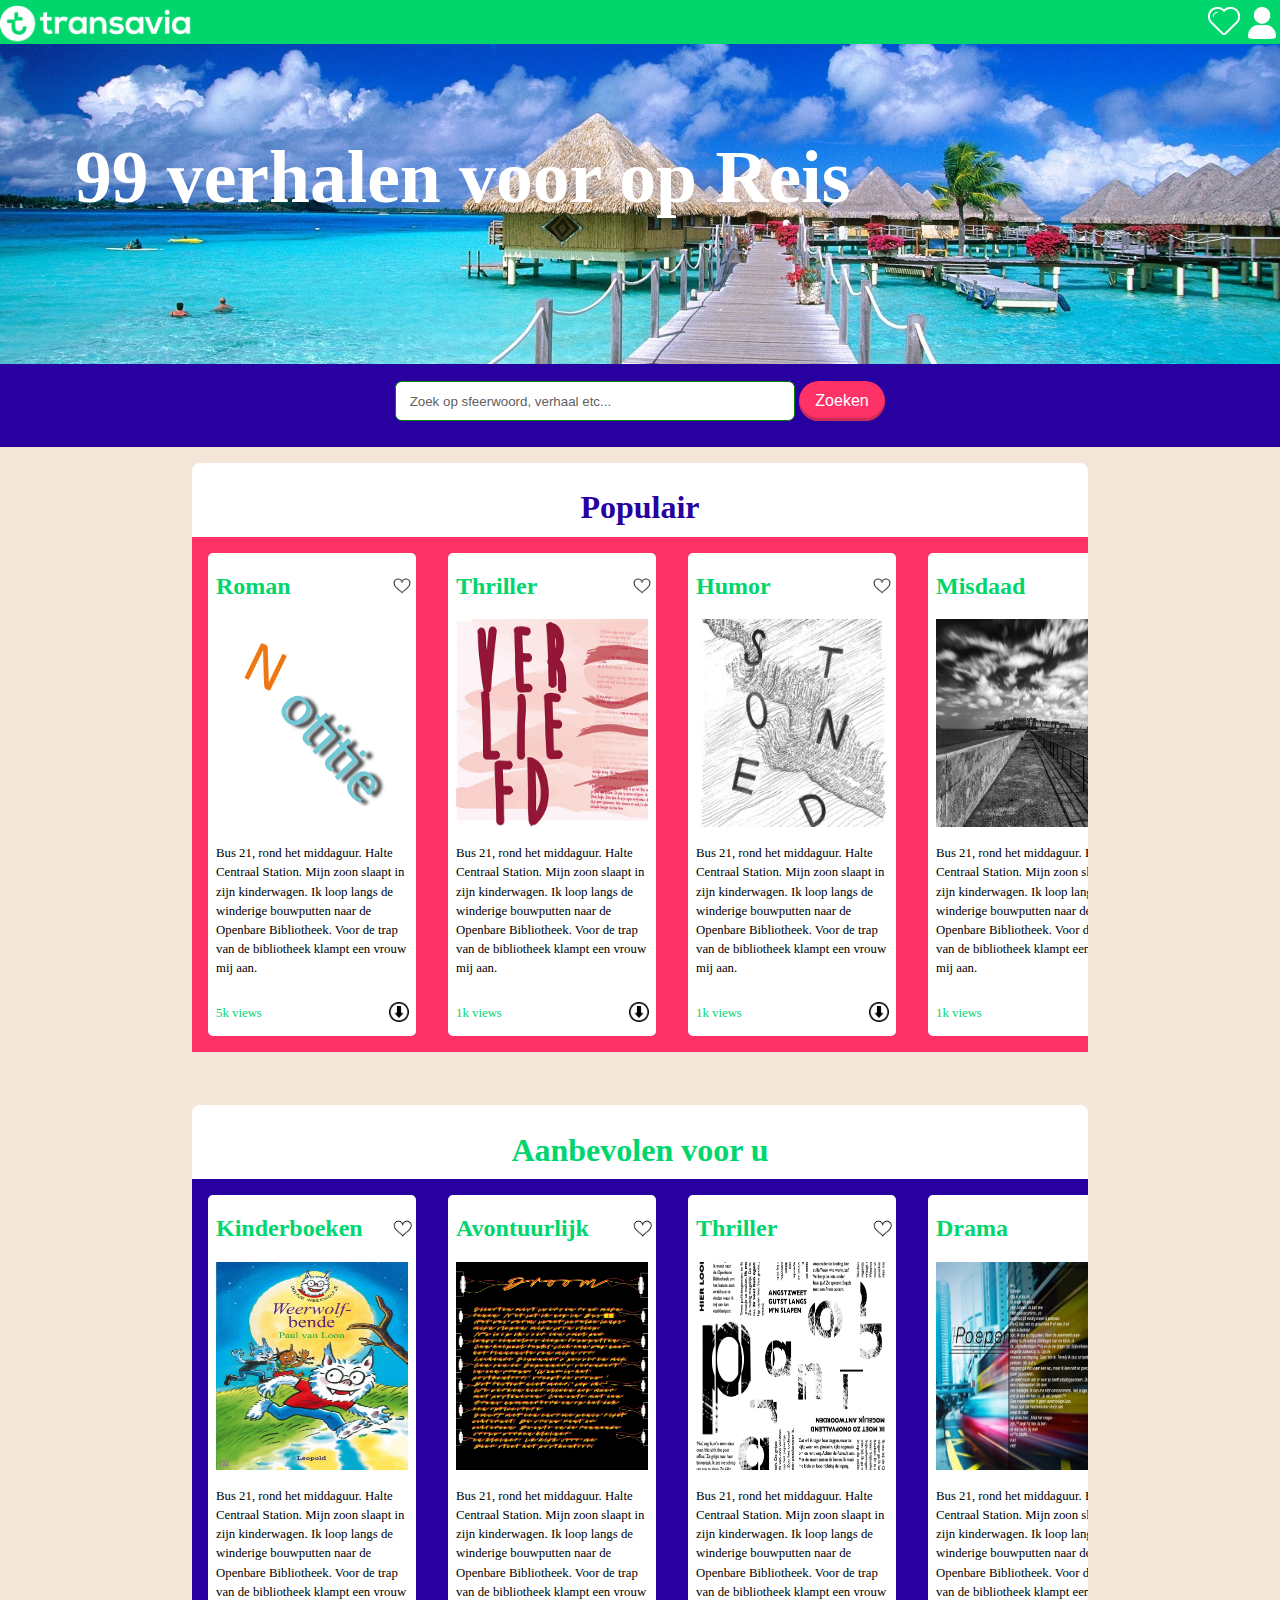
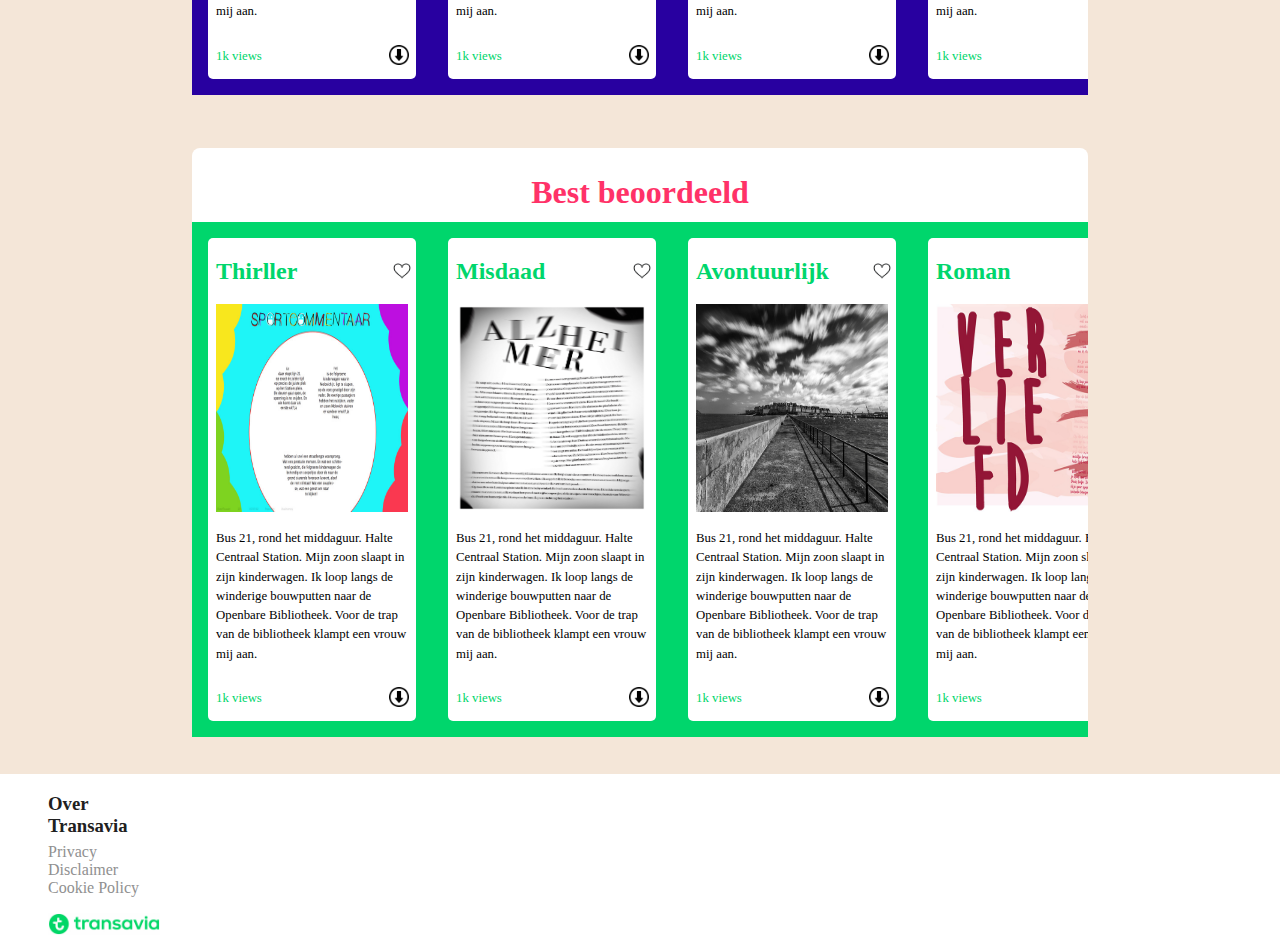
<file: index.html>
<!DOCTYPE html>
<html lang="en">

<head>
    <meta charset="UTF-8">
    <title>Lees een verhaal</title>
    <link rel="stylesheet" href="styles.css">
    <meta name="viewport" content="width=device-width, initial-scale=1.0">
</head>

<body>
    <nav>
        <a href="index.html"><img src="images/transavia.png" alt=""></a>
        <ul>
            <li>
                <a class="favoriet" href="favoriet.html">
                 Favorieten</a>
                <span class="fav-circle"></span>
            </li>
            <li> <a href="login.html">Profiel</a></li>
        </ul>
    </nav>
    <header>
        <section>
            <h1>99 verhalen voor op Reis</h1>
        </section>
    </header>
    <main>
        <form class="zoek-form" action="#">

            <fieldset>
                <input type="text" placeholder="Zoek op sfeerwoord, verhaal etc...">
                <input type="submit" value="Zoeken">
            </fieldset>

        </form>
        <section>
            <div>
                <h2>
                    Populair
                </h2>
            </div>

            <div class="pink-background">
                <article>
                    <h2>Roman</h2>
                    <button></button>
                    <a href="verhaal.html"><img src="images/notitie%20thumbnail.png" alt=""></a>
                    <p>Bus 21, rond het middaguur. Halte Centraal Station. Mijn zoon slaapt in zijn kinderwagen. Ik loop langs de winderige bouwputten naar de Openbare Bibliotheek. Voor de trap van de bibliotheek klampt een vrouw mij aan.</p>
                    <footer>
                       <p>5k views</p>
                        <button></button>
                    </footer>
                </article>

                <article>
                    <h2>Thriller</h2>
                    <button></button>
                    <a href="verhaal.html"><img src="images/verliefd.png" alt=""></a>
                    <p>
                        Bus 21, rond het middaguur. Halte Centraal Station. Mijn zoon slaapt in zijn kinderwagen. Ik loop langs de winderige bouwputten naar de Openbare Bibliotheek. Voor de trap van de bibliotheek klampt een vrouw mij aan.
                    </p>
                    <footer>
                        <p>
                            1k views
                        </p>
                        <button></button>
                    </footer>
                </article>

                <article>
                    <h2>Humor</h2>
                    <button></button>
                    <a href="verhaal.html"><img src="images/stoned.png" alt=""></a>
                    <p>
                        Bus 21, rond het middaguur. Halte Centraal Station. Mijn zoon slaapt in zijn kinderwagen. Ik loop langs de winderige bouwputten naar de Openbare Bibliotheek. Voor de trap van de bibliotheek klampt een vrouw mij aan.
                    </p>
                    <footer>
                        <p>
                            1k views
                        </p>
                        <button></button>
                    </footer>
                </article>
                <article>
                    <h2>Misdaad</h2>
                    <button></button>
                    <a href="verhaal.html"><img src="images/dramatisch.jpg" alt=""></a>
                    <p>
                        Bus 21, rond het middaguur. Halte Centraal Station. Mijn zoon slaapt in zijn kinderwagen. Ik loop langs de winderige bouwputten naar de Openbare Bibliotheek. Voor de trap van de bibliotheek klampt een vrouw mij aan.
                    </p>
                    <footer>
                        <p>
                            1k views
                        </p>
                        <button></button>
                    </footer>
                </article>

            </div>
        </section>

        <section>
            <div>
                <h2>
                    Aanbevolen voor u
                </h2>
            </div>

            <div class="blue-background">
                <article>
                    <h2>Kinderboeken</h2>
                    <button></button>
                    <a href="verhaal.html"><img src="images/kinderboek.jpg" alt=""></a>
                    <p>
                        Bus 21, rond het middaguur. Halte Centraal Station. Mijn zoon slaapt in zijn kinderwagen. Ik loop langs de winderige bouwputten naar de Openbare Bibliotheek. Voor de trap van de bibliotheek klampt een vrouw mij aan.
                    </p>
                    <footer>
                        <p>
                            1k views
                        </p>
                        <button></button>
                    </footer>
                </article>

                <article>
                    <h2>Avontuurlijk</h2>
                    <button></button>
                    <a href="verhaal.html"><img src="images/droom.jpeg" alt=""></a>
                    <p>
                        Bus 21, rond het middaguur. Halte Centraal Station. Mijn zoon slaapt in zijn kinderwagen. Ik loop langs de winderige bouwputten naar de Openbare Bibliotheek. Voor de trap van de bibliotheek klampt een vrouw mij aan.
                    </p>
                    <footer>
                        <p>
                            1k views
                        </p>
                        <button></button>
                    </footer>
                </article>

                <article>
                    <h2>Thriller</h2>
                    <button></button>
                    <a href="verhaal.html"><img src="images/paranoia.png" alt=""></a>
                    <p>
                        Bus 21, rond het middaguur. Halte Centraal Station. Mijn zoon slaapt in zijn kinderwagen. Ik loop langs de winderige bouwputten naar de Openbare Bibliotheek. Voor de trap van de bibliotheek klampt een vrouw mij aan.
                    </p>
                    <footer>
                        <p>
                            1k views
                        </p>
                        <button></button>
                    </footer>
                </article>

                <article>
                    <h2>Drama</h2>
                    <button></button>
                    <a href="verhaal.html"><img src="images/poepen.jpeg" alt=""></a>
                    <p>
                        Bus 21, rond het middaguur. Halte Centraal Station. Mijn zoon slaapt in zijn kinderwagen. Ik loop langs de winderige bouwputten naar de Openbare Bibliotheek. Voor de trap van de bibliotheek klampt een vrouw mij aan.
                    </p>
                    <footer>
                        <p>
                            1k views
                        </p>
                        <button></button>
                    </footer>
                </article>

            </div>
        </section>

        <section>
            <div>
                <h2>
                    Best beoordeeld
                </h2>
            </div>

            <div class="green-background">
                <article>
                    <h2>Thirller</h2>
                    <button></button>
                    <img src="images/sportcommentaar.jpeg" alt="">
                    <p>
                        Bus 21, rond het middaguur. Halte Centraal Station. Mijn zoon slaapt in zijn kinderwagen. Ik loop langs de winderige bouwputten naar de Openbare Bibliotheek. Voor de trap van de bibliotheek klampt een vrouw mij aan.
                    </p>
                    <footer>
                        <p>
                            1k views
                        </p>
                        <button></button>
                    </footer>
                </article>

                <article>
                    <h2>Misdaad</h2>
                    <button></button>
                    <img src="images/alzheimer-1.png" alt="">
                    <p>
                        Bus 21, rond het middaguur. Halte Centraal Station. Mijn zoon slaapt in zijn kinderwagen. Ik loop langs de winderige bouwputten naar de Openbare Bibliotheek. Voor de trap van de bibliotheek klampt een vrouw mij aan.
                    </p>
                    <footer>
                        <p>
                            1k views
                        </p>
                        <button></button>
                    </footer>
                </article>

                <article>
                    <h2>Avontuurlijk</h2>
                    <button></button>
                    <a href="verhaal.html"><img src="images/dramatisch.jpg" alt=""></a>
                    <p>
                        Bus 21, rond het middaguur. Halte Centraal Station. Mijn zoon slaapt in zijn kinderwagen. Ik loop langs de winderige bouwputten naar de Openbare Bibliotheek. Voor de trap van de bibliotheek klampt een vrouw mij aan.
                    </p>
                    <footer>
                        <p>
                            1k views
                        </p>
                        <button></button>
                    </footer>
                </article>

                <article>
                    <h2>Roman</h2>
                    <button></button>
                    <a href="verhaal.html"><img src="images/verliefd.png" alt=""></a>
                    <p>
                        Bus 21, rond het middaguur. Halte Centraal Station. Mijn zoon slaapt in zijn kinderwagen. Ik loop langs de winderige bouwputten naar de Openbare Bibliotheek. Voor de trap van de bibliotheek klampt een vrouw mij aan.
                    </p>
                    <footer>
                        <p>
                            1k views
                        </p>
                        <button></button>
                    </footer>
                </article>

            </div>
        </section>
    </main>

    <aside class="popup">
        Verhaal toegevoegd aan downloads
        <p>
            Click to close
        </p>
    </aside>
    <div class="popupsaved">
        Verhaal toegevoegd aan favorieten
        <p>
            Click to close
        </p>
    </div>
    <footer class="footer-last">
        <h3>
            Over Transavia
        </h3>
        <ul>
            <li><a href="https://www.transavia.com/en-NL/the-small-print/privacy/">Privacy</a></li>
            <li><a href="">Disclaimer</a></li>
            <li><a href="">Cookie Policy</a></li>
        </ul>
        <img src="images/transavia_logo_detail.png" alt="">
    </footer>

</body>
<script type="text/javascript" src="index.js"></script>

</html>
</file>
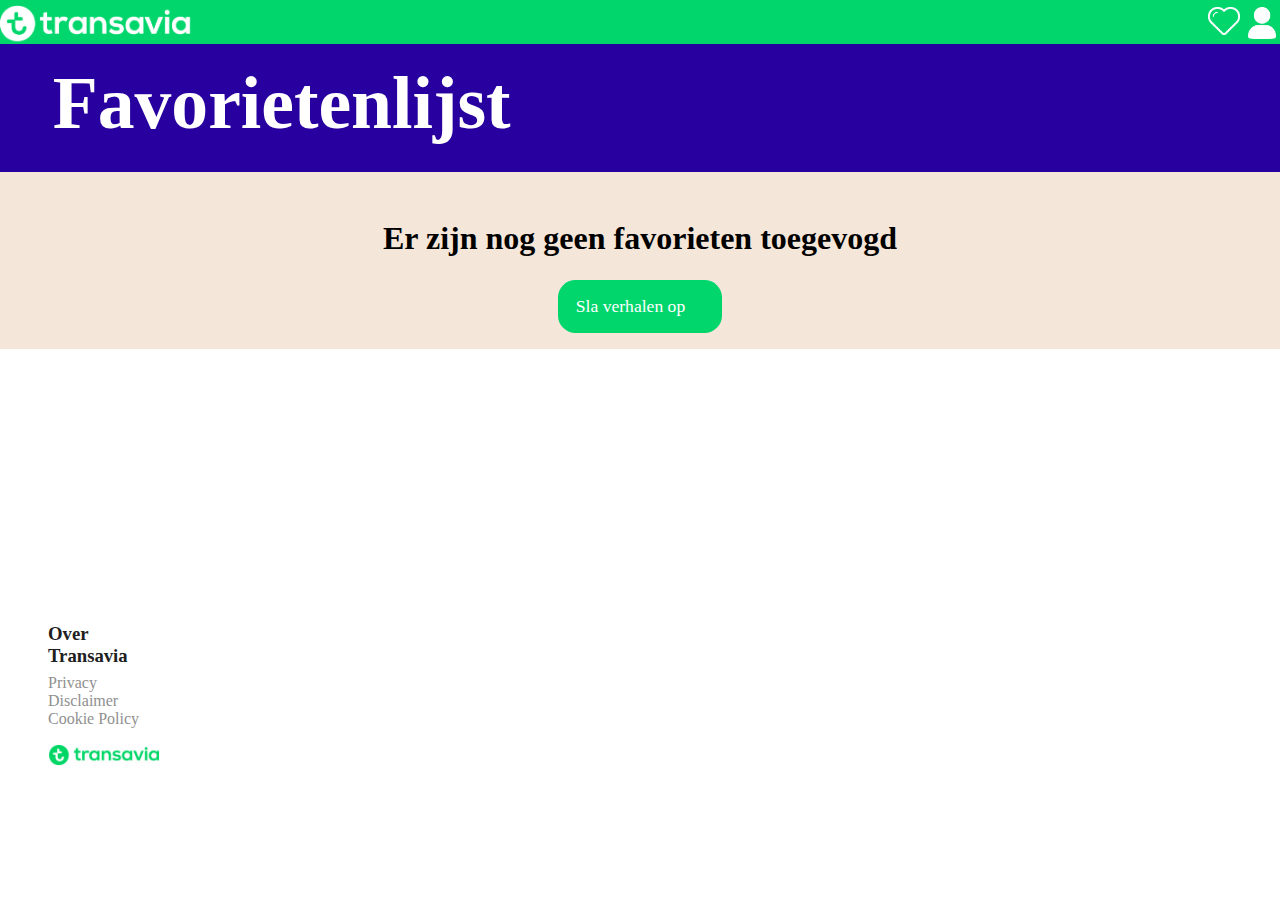
<file: favoriet-empty.html>
<!DOCTYPE html>
<html lang="en">

<head>
    <meta charset="UTF-8">
    <title>Lees een verhaal</title>
    <link rel="stylesheet" href="styles.css">
    <meta name="viewport" content="width=device-width, initial-scale=1.0">
</head>

<body>
    <nav>
        <a href="index.html"><img src="images/transavia.png" alt=""></a>
        <ul>
            <li>
                <a class="favoriet" href="favoriet.html">
                 Favorieten</a>
                <span class="fav-circle"></span>
            </li>
            <li> <a href="login.html">Profiel</a></li>
        </ul>
    </nav>
    <header class="fav-header">
        <section>
            <h1>Favorietenlijst</h1>
        </section>
    </header>
    <main>
        <section class="fav-empty">
            <h3>
                Er zijn nog geen favorieten toegevogd
            </h3>
            <a href="index.html">Sla verhalen op </a>
        </section>
    </main>

    <aside class="popup">
        Verhaal toegevoegd aan downloads
        <p>
            Click to close
        </p>
    </aside>
    <footer class="footer-last fav-footer">
        <h3>
            Over Transavia
        </h3>
        <ul>
            <li><a href="https://www.transavia.com/en-NL/the-small-print/privacy/">Privacy</a></li>
            <li><a href="">Disclaimer</a></li>
            <li><a href="">Cookie Policy</a></li>
        </ul>
        <img src="images/transavia_logo_detail.png" alt="">
    </footer>

</body>
<script type="text/javascript" src="index.js"></script>

</html>
</file>
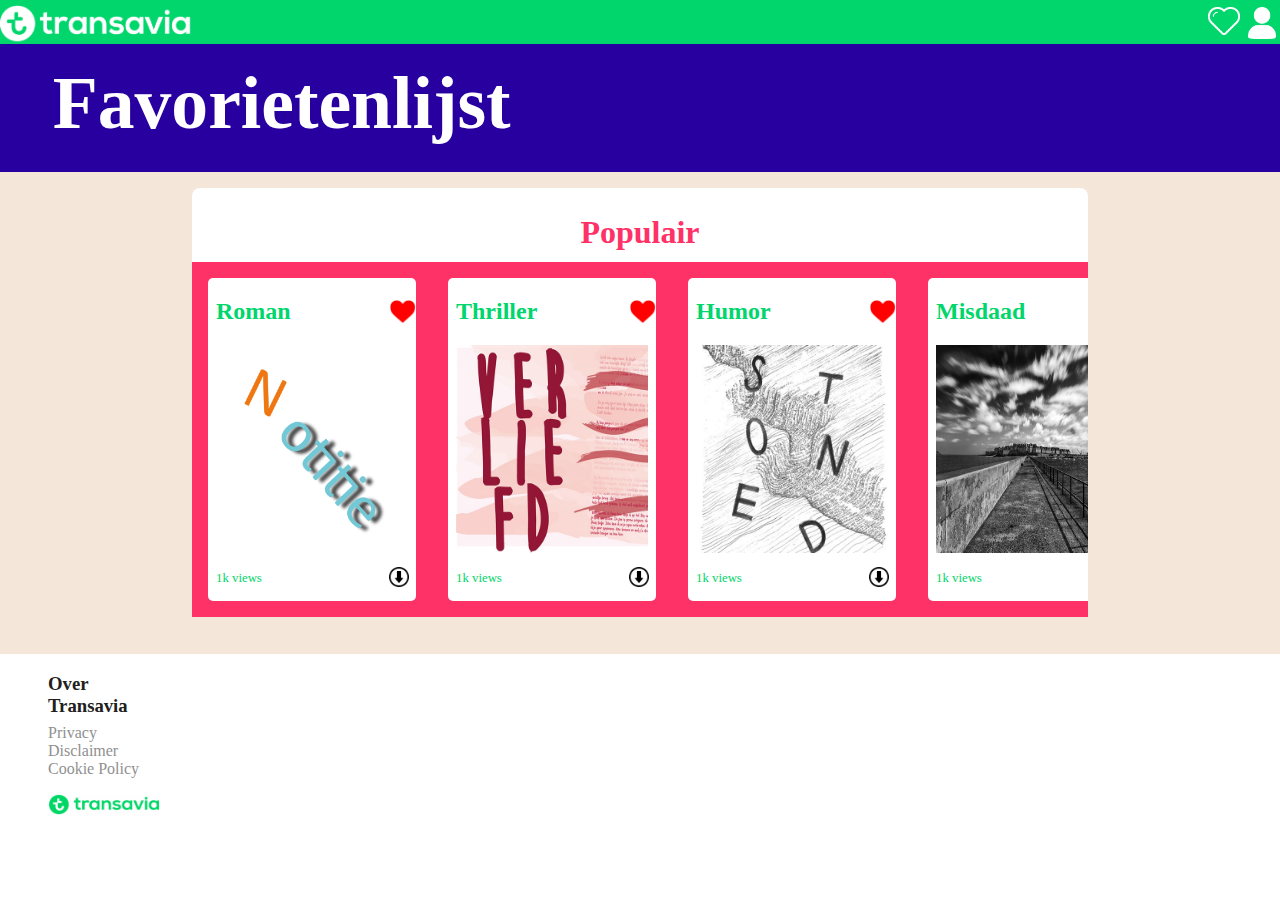
<file: favoriet.html>
<!DOCTYPE html>
<html lang="en">

<head>
    <meta charset="UTF-8">
    <title>Lees een verhaal</title>
    <link rel="stylesheet" href="styles.css">
    <meta name="viewport" content="width=device-width, initial-scale=1.0">
</head>

<body>
    <nav>
        <a href="index.html"><img src="images/transavia.png" alt=""></a>
        <ul>
            <li>
                <a class="favoriet" href="favoriet.html">
                 Favorieten</a>
                <span class="fav-circle"></span>
            </li>
            <li> <a href="login.html">Profiel</a></li>
        </ul>
    </nav>
    <header class="fav-header">
        <section>
            <h1>Favorietenlijst</h1>
        </section>
    </header>
    <main>
        <section>
            <div>
                <h2>
                    Populair
                </h2>
            </div>

            <div class="pink-background">
                <article>
                    <h2>Roman</h2>
                    <button class="redheart"></button>
                    <a href="verhaal.html"><img src="images/notitie%20thumbnail.png" alt=""></a>
                    <footer>
                        <p>
                            1k views
                        </p>
                        <button></button>
                    </footer>
                </article>

                <article>
                    <h2>Thriller</h2>
                    <button class="redheart"></button>
                    <a href="verhaal.html"><img src="images/verliefd.png" alt=""></a>
                    <footer>
                        <p>
                            1k views
                        </p>
                        <button></button>
                    </footer>
                </article>

                <article>
                    <h2>Humor</h2>
                    <button class="redheart"></button>
                    <a href="verhaal.html"><img src="images/stoned.png" alt=""></a>
                    <footer>
                        <p>
                            1k views
                        </p>
                        <button></button>
                    </footer>
                </article>
                <article>
                    <h2>Misdaad</h2>
                    <button class="redheart"></button>
                    <a href="verhaal.html"><img src="images/dramatisch.jpg" alt=""></a>
                    <footer>
                        <p>
                            1k views
                        </p>
                        <button></button>
                    </footer>
                </article>

            </div>
        </section>
    </main>

    <aside class="popup">
        Verhaal toegevoegd aan downloads
        <p>
            Click to close
        </p>
    </aside>
    <footer class="footer-last">
        <h3>
            Over Transavia
        </h3>
        <ul>
            <li><a href="https://www.transavia.com/en-NL/the-small-print/privacy/">Privacy</a></li>
            <li><a href="">Disclaimer</a></li>
            <li><a href="">Cookie Policy</a></li>
        </ul>
        <img src="images/transavia_logo_detail.png" alt="">
    </footer>

</body>
<script type="text/javascript" src="index.js"></script>

</html>
</file>
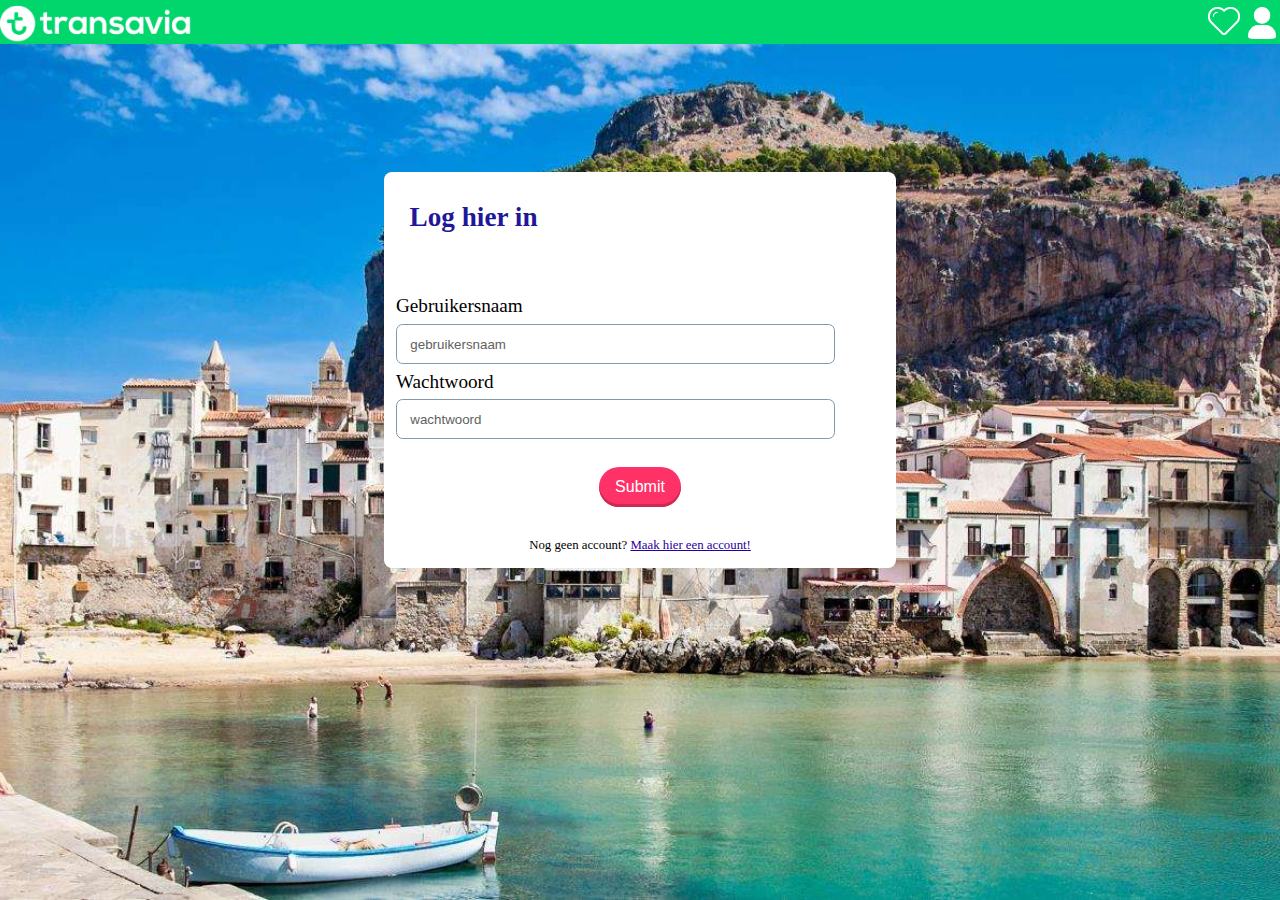
<file: login.html>
<!DOCTYPE html>
<html lang="en">

<head>
    <meta charset="UTF-8">
    <title>Inloggen</title>
    <link rel="stylesheet" href="styles.css">
    <link rel="stylesheet" href="styles-login.css">
    <meta name="viewport" content="width=device-width, initial-scale=1.0">
</head>

<nav>
    <a href="index.html"><img src="images/transavia.png" alt=""></a>
    <ul>
        <li>
            <a class="favoriet" href="favoriet.html"><span></span> Favorieten</a>
        </li>
        <li> <a href="login.html">Profiel</a></li>
    </ul>
</nav>
<main class="login-main">
    <form action="index.html">
        <fieldset>
            <legend>
                Log hier in
            </legend>
            <label for="username">Gebruikersnaam</label>
            <input required type="text" placeholder="gebruikersnaam">
            <label for="password">Wachtwoord</label>
            <input required type="text" placeholder="wachtwoord">
        </fieldset>
        <input type="submit">
        <p>
            Nog geen account? <a href="aanmelden.html">Maak hier een account!</a>
        </p>
    </form>
</main>
</file>
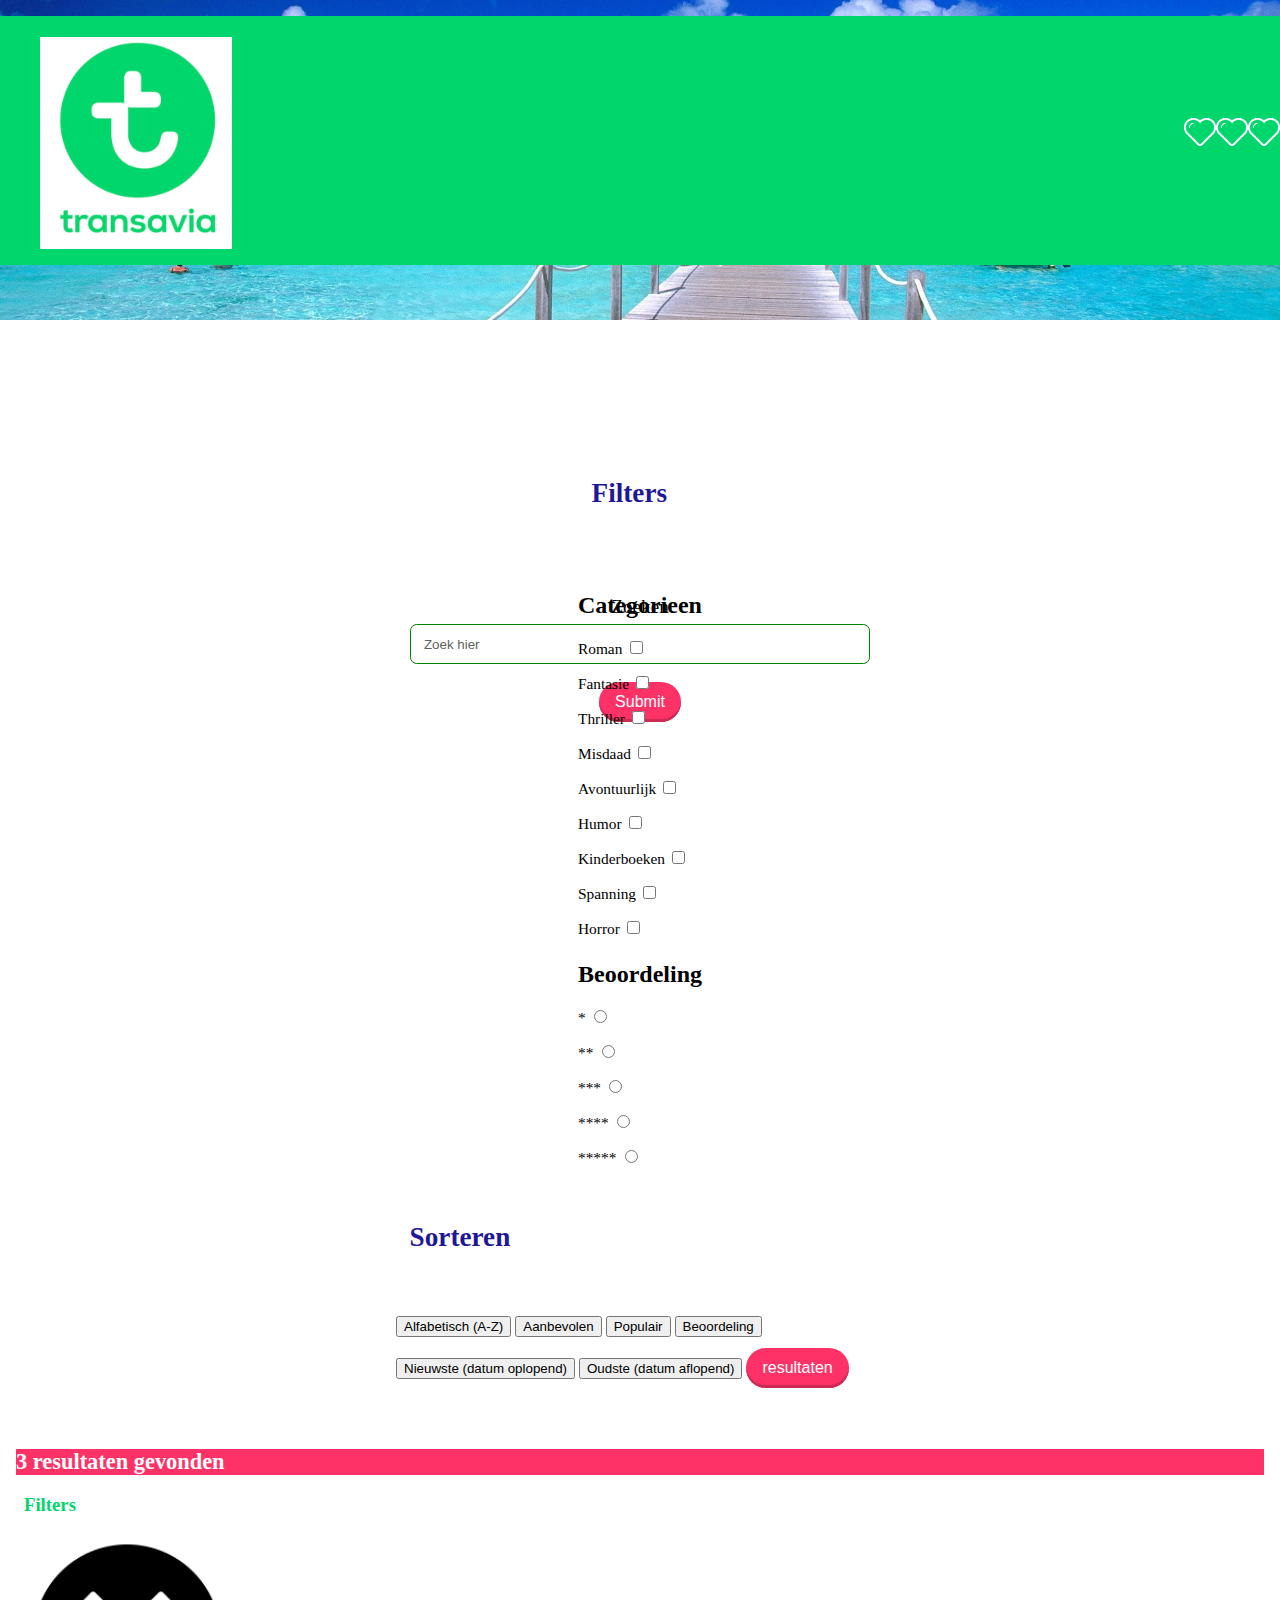
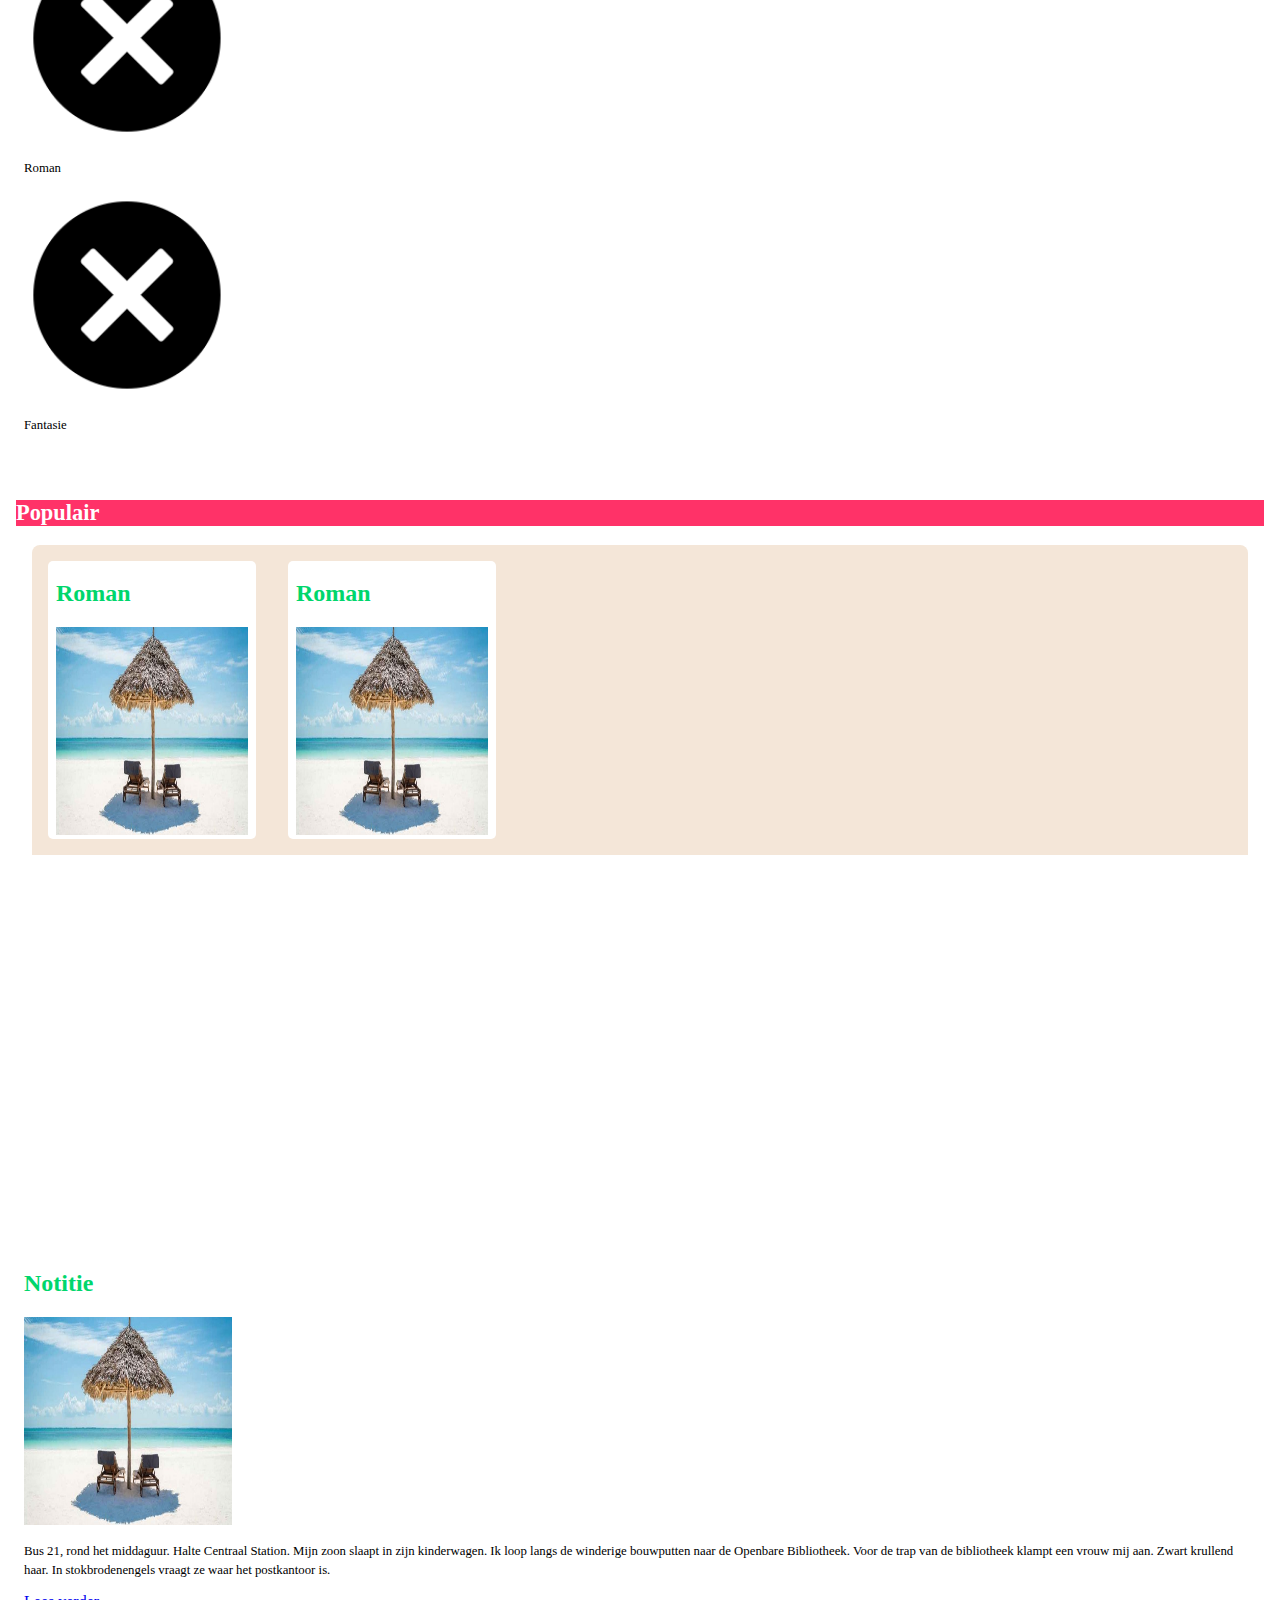
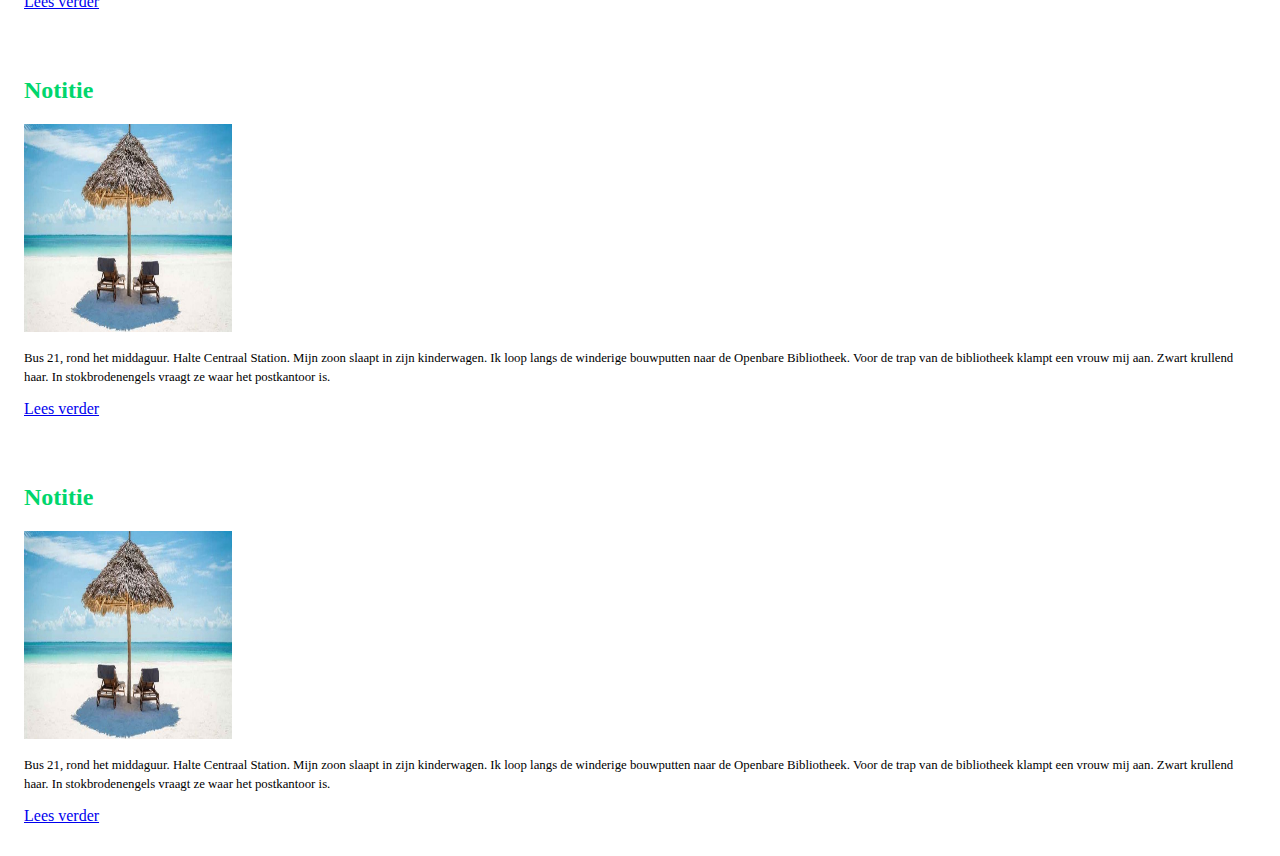
<file: old.html>
<!DOCTYPE html>
<html lang="en">

<head>
    <meta charset="UTF-8">
    <title>Document</title>
    <link rel="stylesheet" href="styles.css">
    <meta name="viewport" content="width=device-width, initial-scale=1.0">
</head>

<body>
    <header>
        <nav>
            <figure>
                <img src="images/logo-transavia.jpg" alt="">
            </figure>
            <ul>
                <a href="index.html">
                    <li>Home</li>
                </a>
                <a href="verhaal.html">
                    <li>Favorieten</li>
                </a>
                <a href="profiel.html">
                    <li>Profiel</li>
                </a>
            </ul>
        </nav>

        <h1>Verhalen Op Reis</h1>

        <form action="#">
            <label for="zoeken">Zoeken</label>
            <input placeholder="Zoek hier" id="zoeken" type="text">
            <input type="submit">
        </form>

    </header>

    <form action="#">
        <fieldset>
            <legend>
                Filters
            </legend>
            <h2>
                Categorieen
            </h2>

            <p>
                <label for="roman">Roman</label>
                <input id="roman" type="checkbox" value="Roman">
            </p>

            <p>
                <label for="fantasie">Fantasie</label>
                <input id="fantasie" type="checkbox" value="Fantasie">
            </p>

            <p>
                <label for="thriller">Thriller</label>
                <input id="thriller" type="checkbox" value="Thriller">
            </p>

            <p>
                <label for="misdaad">Misdaad</label>
                <input id="misdaad" type="checkbox" value="Misdaad">
            </p>

            <p>
                <label for="avontuurlijk">Avontuurlijk</label>
                <input id="avontuurlijk" type="checkbox" value="Avontuurlijk">
            </p>

            <p>
                <label for="humor">Humor</label>
                <input id="humor" type="checkbox" value="Humor">
            </p>

            <p>
                <label for="kinderboeken">Kinderboeken</label>
                <input id="kinderboeken" type="checkbox" value="Kinderboek">
            </p>

            <p>
                <label for="spanning">Spanning</label>
                <input id="spanning" type="checkbox" value="Spanning">
            </p>

            <p>
                <label for="horror">Horror</label>
                <input id="horror" type="checkbox" value="Horror">
            </p>

            <h2>Beoordeling</h2>

            <radiogroup>
                <p>
                    <label for="*">*</label>
                    <input type="radio" id="*">

                </p>

                <p>
                    <label for="**">**</label>
                    <input type="radio" id="**">
                </p>

                <p>
                    <label for="***">***</label>
                    <input type="radio" id="***">
                </p>

                <p>
                    <label for="****">****</label>
                    <input type="radio" id="****">
                </p>

                <p>
                    <label for="*****">*****</label>
                    <input type="radio" id="*****">
                </p>
            </radiogroup>

        </fieldset>
        <fieldset>
            <legend>
                Sorteren
            </legend>

            <button>
                Alfabetisch (A-Z)
            </button>

            <button>
                Aanbevolen
            </button>

            <button>
                Populair
            </button>

            <button>
                Beoordeling
            </button>

            <button>
                Nieuwste (datum oplopend)
            </button>

            <button>
                Oudste (datum aflopend)
            </button>

            <input type="submit" value="resultaten">
        </fieldset>
    </form>


    <section>
        <h2>
            3 resultaten gevonden
        </h2>

        <article class="filters">
            <h3>
                Filters
            </h3>

            <img class="close" src="images/close%20icon.png" alt="">

            <p>Roman</p>

            <img class="close" src="images/close%20icon.png" alt="">

            <p>Fantasie</p>
        </article>
    </section>


    <section>
        <h2>
            Populair
        </h2>
        <div>
            <article>
                <h2>Roman</h2>
                <img src="images/vakantie.jpg" alt="">
            </article>

            <article>
                <h2>Roman</h2>
                <img src="images/vakantie.jpg" alt="">
            </article>

        </div>



    </section>
    <br>
    <br>
    <br>
    <br>
    <br>
    <br>
    <br>
    <br>
    <br>
    <br>
    <br>
    <br>
    <br>
    <br>
    <br>
    <br>
    <br>
    <br>
    <br>
    <section>

        <article>
            <h2>Notitie</h2>
            <img src="images/vakantie.jpg" alt="">
            <p>Bus 21, rond het middaguur. Halte Centraal Station. Mijn zoon slaapt in zijn kinderwagen. Ik loop langs de winderige bouwputten naar de Openbare Bibliotheek. Voor de trap van de bibliotheek klampt een vrouw mij aan. Zwart krullend haar. In stokbrodenengels vraagt ze waar het postkantoor is.</p>

            <a href="#">Lees verder</a>

        </article>
    </section>

    <section>
        <article>
            <h2>Notitie</h2>
            <img src="images/vakantie.jpg" alt="">
            <p>Bus 21, rond het middaguur. Halte Centraal Station. Mijn zoon slaapt in zijn kinderwagen. Ik loop langs de winderige bouwputten naar de Openbare Bibliotheek. Voor de trap van de bibliotheek klampt een vrouw mij aan. Zwart krullend haar. In stokbrodenengels vraagt ze waar het postkantoor is.</p>

            <a href="#">Lees verder</a>

        </article>

    </section>

    <section>
        <article>
            <h2>Notitie</h2>
            <img src="images/vakantie.jpg" alt="">
            <p>Bus 21, rond het middaguur. Halte Centraal Station. Mijn zoon slaapt in zijn kinderwagen. Ik loop langs de winderige bouwputten naar de Openbare Bibliotheek. Voor de trap van de bibliotheek klampt een vrouw mij aan. Zwart krullend haar. In stokbrodenengels vraagt ze waar het postkantoor is.</p>

            <a href="#">Lees verder</a>

        </article>

    </section>

</body>

</html>
</file>
<file: styles.css>
* {
    box-sizing: border-box;
}

body {
    font-family: 'Nexa Light';
    background-color: #fff;
    font-size: 1em;
    margin: 0;
    padding: 0;
}

main {
    background: #F4E6D8;
}

/*Begin - verhaal-detail*/

.verhaal-main h1 {
    color: #75c7d5;
    background-color: transparent;
    font-size: calc(3.5vw + 4.8em);
    flex-direction: column;
    margin: auto;
    width: 2.8em;
    align-items: center;
    padding-top: 0em;
    padding-bottom: 0;
    padding-left: 0;
}

.verhaal-main,
.verhaal-body {
    background-color: #F4E6D8;
}

.verhaal-main header {
    background-image: none;
    padding: 0;
}

.verhaal-main header h1::first-letter {
    color: #ed771a;
    margin-right: 0.5em;
}

.alinea-1,
.alinea-2,
.alinea-3,
.alinea-4 {
    background-color: #ed771a;
    border-radius: 0.5em;
    width: 20em;
    position: relative;
    display: flex;
    -webkit-box-shadow: 10px 10px 5px 0px rgba(0, 0, 0, 0.25);
    -moz-box-shadow: 10px 10px 5px 0px rgba(0, 0, 0, 0.25);
    box-shadow: 10px 10px 5px 0px rgba(0, 0, 0, 0.25);
    margin-left: auto;
    margin-right: auto;
}

.alinea-4 {
    box-shadow: 0px 0px 0px 0px rgba(0, 0, 0, 0);
}

.alinea-2,
.alinea-3,
.alinea-4 {
    display: none;
}

.alinea-2-active,
.alinea-3-active,
.alinea-4-active {
    display: flex;
}

.alinea-1 p,
.alinea-2 p,
.alinea-3 p,
.alinea-4 p {
    color: white;
    padding: 0.4em;
}

.alinea-1 p::first-letter,
.alinea-2 p::first-letter,
.alinea-3 p::first-letter {
    color: #75c7d5;
    font-weight: bold;
    font-size: 2em;
}

.alinea-1 a,
.alinea-2 a,
.alinea-3 a {
    display: flex;
    width: 0;
    white-space: nowrap;
    position: absolute;
    text-align: right;
    transform-origin: bottom;
    transform: rotate(90deg);
    z-index: 1;
    margin-left: 19.5em;
    margin-top: 4em;
    text-decoration: none;
    color: white;
    opacity: 0.4
}

.alinea-2 a {
    margin-left: 16em;
    transform: rotate(0deg);
    margin-top: 9.1em;
    background-color: #ed771a;
    opacity: 0.3;
}

.alinea-3 a {
    transform: rotate(0deg);
    margin-left: 15em;
    margin-top: 20em;
    font-size: 0.5em;
    opacity: 0.3;

}

/*Eind verhaal*/

/*Favoriet-pagina :Start*/

.fav-header {
    background: none;
    background-color: #2800a0;
}

.fav-header h1 {
    color: white;
    margin-bottom: -0.5em;
    padding: 0.5em;
    margin-top: -0.7em;
}

/*Favoriet-pagina :Einde*/

/*Algemeen header :Start*/

header {
    background: url(images/vacation%201.jpg) no-repeat;
    background-position: center;
    background-repeat: no-repeat;
    background-size: cover;
}

header h1 {
    border-radius: 0.4em;
    padding: 0.8em;
    font-size: calc(3.5vw + 1.8em);
    color: white;
    margin-right: auto;
    margin-left: 0;
    margin-top: 0;
}

/*form : Begin*/

form {
    display: flex;
    align-items: center;
    width: 80%;
    margin: 8em auto 0em auto;
    border-radius: 0.5em;
    flex-direction: column;
}

form p a {
    color: #2800a0;
}

.login-main form {
    background-color: white;
}

.login-main form fieldset {
    background-color: white;
}

fieldset {
    left: 0;
    right: 0;
    flex-direction: column;
    align-items: center;
    border: none;
    margin: auto;
}

legend {
    font-weight: bold;
    left: 0;
    right: 0;
    padding: 1.1em 0.5em;
    color: #1f1799;
    font-size: 1.7em;
    background: white;
    border-radius: 0.5em 0.5em 0 0;
    margin-bottom: 1em;
}

label {
    font-size: 1.2em;
}

input[type="text"] {
    height: 3em;
    width: 9em;
    font-size: 1.em;
    border-radius: 0.5em;
    border: #8397ae solid 1px;
    padding: 0 0 0 1em;
    color: #606060;
    margin: 0.5em 0;
    width: 90%;
}

input[type="submit"] {
    margin-top: .7rem;
    width: auto;
    height: 2.5rem;
    font-size: 1rem;
    border-radius: 1.5rem;
    padding: 0 1rem;
    background: #FF3268;
    color: #fff;
    border: none;
    cursor: pointer;
    box-shadow: inset 0 -0.1875em 0.0625em #ca2b55;
    margin-bottom: 1rem;
}

input::placeholder {
    color: #616160;
}

input:hover::placeholder {
    color: #909090;
}

input:focus {
    transform: scale(1.01, 1.01);
}

input[type="text"]:valid {
    border: 1px solid green;
}

form:valid {}

/*Zoekbalk :Start*/

.zoek-form {
    width: 100%;
    margin-top: 0em;
    background-color: #2800a0;
    border-radius: 0em;
}

.zoek-form input[type="text"] {
    border-radius: 0.5em;
    width: 18em;
    margin-left: auto;
    margin-right: auto;
}

/*Zoekbalk :Einde*/

/*Form :Einde*/

/*Algemeen header :Einde*/

p {
    font-size: 0.8em;
    line-height: 1.5em;
}


/*Favoriet-empty :Start*/

.fav-empty h3 {
    font-size: 2em;
    margin-left: auto;
    margin-right: auto;
    text-align: center;
}

.fav-empty a {
    text-decoration: none;
    background-color: #00d66c;
    border-radius: 1em;
    display: flex;
    margin-left: auto;
    margin-right: auto;
    margin-top: -0.5em;
    font-size: 1.1em;
    color: white;
    align-items: center;
    padding-left: 1em;
    padding-right: 1em;
    width: 9.3em;
    height: 3em;

}

/*Favoriet-epmty :Einde*/

/*Terug knop bij verhaal :Begin*/

.div-terug {
    margin-bottom: 1em;
    padding-bottom: 0;
}

div .terug {
    text-decoration: none;
    background-color: #00d66c;
    border-radius: 1em;
    display: flex;
    margin-left: 1.8em;
    margin-top: 0.5em;
    width: 9em;
    height: 2em;
    font-size: 1.1em;
    color: white;
    align-items: center;
    padding-left: 1em;
    padding-right: 1em;

}

/*Terug knop bij verhaal  ;Einde*/

/*Verhalen in de overflow-x : Begin*/

section {
    padding: 1em;
}

section div {
    background-color: #F4E6D8;
    display: flex;
    overflow-x: scroll;
    margin-bottom: 1.3em;
    border-radius: 0.5em 0.5em 0em 0em;
    margin-left: 1em;
    margin-right: 1em;
}

section div:nth-child(1) {
    overflow-x: hidden;
    margin-bottom: -1em;
    background-color: white;
}

section div:nth-child(1) h2 {
    color: #ff3268;
    font-size: 2em;
    margin-left: auto;
    margin-right: auto
}

section:nth-child(2) div:nth-child(1) h2 {
    color: #2800a0;
}

section:nth-child(3) div:nth-child(1) h2 {

    color: #00d66c;
}

.pink-background {
    background-color: #ff3268;
    border-radius: 0em;
}

.blue-background {
    background-color: #2800a0;
    border-radius: 0em;
}

.green-background {
    background-color: #00d66c;
    border-radius: 0em;
}

div article {
    flex-shrink: 0;
    width: 13em;
    margin: 1em;
}

article > h2 {
    background-color: white;
    color: #00d66c;

}

section > h2 {
    font-size: 1.4em;
    color: white;
    background: #ff3268;
    border: 1em;
}

article {
    background-color: white;
    border-radius: 5px;
    padding: 0 0.5em 0 0.5em;
    margin-bottom: 0.9em;
    margin-right: 1em;
    color: #00d66c;
    border-radius: 5px;
    font-size: 1em;
    position: relative;
}

article button {
    background-image: url(images/heart%20icon.png);
    background-size: contain;
    background-repeat: no-repeat;
    background-color: transparent;
    border: none;
    width: 2em;
    height: 2em;
    margin-left: 13em;
    margin-top: -3.5em;
    position: absolute;
    transition: 0.5s ease;

}

article button:hover {
    background-color: white;
    transform: scale(1.1)
}

article button.redheart {
    background-image: url(images/red%20heart.png);
}


article > p {
    color: black;
}

article img {
    width: 13em;
    height: 13em;
}

img {
    max-width: 100%;
}

.NewDownload {
    background-image: url(images/check.png);
}

/*Verhalen in de overflow-x : Einde*/

/*Navigatie van de hele website : Begin*/

nav {
    background-color: #00d66c;
    display: flex;
    padding-top: 0.3em;
}

nav ul {
    display: flex;
    justify-content: flex-end;
    margin-left: auto;
    margin-top: -0.1em;
}

nav ul li {
    margin-left: 0.5em;
    position: relative;
    margin-bottom: -1em;
}

nav img {
    width: 12em;
    display: flex;
    flex-direction: column;
    margin-left: 0;
    justify-content: flex-start;
}

nav ul a {
    background-image: url(images/home.png);
    background-size: contain;
    background-repeat: no-repeat;
    text-indent: -666em;
    border: none;
    width: 2em;
    height: 2em;
    display: block;
    color: white;
    padding-right: 1em;
}

nav ul li:nth-of-type(2) a {
    background-image: url(images/profile-2-white.png);
}

ul {
    list-style: none;
}

ul a {
    color: #2800a0;
    text-decoration: none;
}

.fav-circle {
    color: white;
    background-color: red;
    width: 1.4em;
    height: 1.4em;
    padding: 0em;
    border-radius: 50%;
    position: absolute;
    top: 0;
    left: 1.5em;
    text-align: center;
    display: none;
}

.show {
    display: block;
}

.hidden {
    display: hidden;
}

/*Navigatie van de hele pagina :Einde*/

/*Melding opslaan verhaal aan favorieten :Start*/

.popup {
    background-color: #00d66c;
    position: fixed;
    bottom: 1rem;
    left: 50%;
    transform: translateX(-50%);
    padding: 1rem;
    border-radius: .75rem;
    transition: opacity .2s ease-out, .5s ease-out;
    opacity: 0;
    width: 21em;
    color: white;
    font-weight: bold;
    letter-spacing: 0.06em;
    text-align: center;
    z-index: 1;
    cursor: pointer;
}

.popup-clicked {
    opacity: 1;
    max-height: 5rem;
}

.popup p {
    font-size: 0.7em;
    cursor: pointer;
}

.popupsaved {
    background-color: #00d66c;
    position: fixed;
    bottom: 1rem;
    left: 50%;
    transform: translateX(-50%);
    padding: 1rem;
    border-radius: .75rem;
    transition: opacity .2s ease-out, .5s ease-out;
    opacity: 0;
    width: 21em;
    color: white;
    font-weight: bold;
    letter-spacing: 0.06em;
    text-align: center;
    z-index: 1;
    cursor: pointer;
}

.popup-clicked-saved {
    opacity: 1;
    max-height: 5rem;
}

.popup-clicked-saved p {
    font-size: 0.7em;
    cursor: pointer;
}

/*Melding opslaan verhaal aan favorieten :Einde*/

.login-main {
    background: transparent;
}

/*Footer van de verhalen en de pagina : Start*/

footer {
    display: flex;
    flex-direction: column;
    width: 10em;
    position: relative;
}

.footer > img {
    display: flex;
}

footer button {
    background-image: url(images/download%20icon.png);
    background-size: contain;
    background-repeat: no-repeat;
    background-color: transparent;
    border: none;
    width: 1.5em;
    height: 1.5em;
    position: absolute;
    transition: 0.5s ease;
    margin-left: 13em;
    margin-top: 0.8em;
}

footer ul {
    padding: 0;
}

footer ul a {
    color: #909090;
    display: flex;
}

footer h3 {
    color: #202020;
    margin-top: 1em;
    margin-bottom: -0.5em;
}

.footer-last {
    display: flex;
    width: 10em;
    margin-bottom: 0.3em;
    flex-direction: column;
    padding-left: 3em;
}

.footer-last > img {
    width: 10em;
}

/*Footer van de pagina en de pagina :Einde*/

/*Footer-favorieten-empty :Start*/

.fav-footer {
    margin-top: 15em;
}

/*Footer-favorieten-empty :Einde*/

/*Desktop weergave*/

@media(min-width: 64em) {

    /*Verhaal-detail :Start*/
    .verhaal-header {
        background-image: none;
        margin-bottom: -16em;
        margin-top: -1em;
    }

    .verhaal-main header {
        margin-bottom: -10em;
        margin-top: -10em;
    }

    .verhaal-main h1 {
        color: #75c7d5;
        background-color: transparent;
        font-size: 6em;
        flex-direction: column;
        margin: auto;
        width: 2.8em;
        align-items: center;
        padding-top: 0em;
        padding-bottom: 0;
        padding-left: 0;
    }

    /*Verhaal-detail :Einde*/
    header {
        background: url(images/vacation%201.jpg) no-repeat;
        background-position: center;
        background-repeat: no-repeat;
        background-size: cover;
        height: 20em;
        padding-top: 1em;
    }

    header h1 {
        margin-left: auto;
        margin-right: auto;
        font-weight: bold;
    }

    nav ul {
        list-style-type: none;
        margin: 0;
        padding: 0;
        overflow: hidden;
        display: flex;
        align-items: center;
        justify-content: flex-end;
        margin-left: auto;
        margin-top: -1.1em;
    }

    nav ul a {
        text-indent: 666em;
        padding: 0em 0em 0em 1em;
    }

    main section {
        width: 60em;
        margin: auto;
    }
    /*Form :Start*/
    form {
        max-width: 40%;
    }

    .zoek-form {
        max-width: 100%;
        margin-top: 0em;
        background-color: #2800a0;
        border-radius: 0em;
    }

    .zoek-form input[type="text"] {
        border-radius: 0.5em;
        width: 30em;
        margin-left: auto;
        margin-right: auto;
    }

    /*Form :Einde*/
    /*Footer-favorieten-empty :Start*/
    .fav-footer {
        margin-top: 13.5em;
    }

    /*Footer-favorieten-empty :Einde*/
    /*Verhaal detial :Begin*/
    .alinea-1,
    .alinea-2,
    .alinea-3,
    .alinea-4 {

        font-size: 1.3em;
        width: 25em;
    }

    .alinea-2 {
        margin-left: 20em;
    }

    .alinea-4 {
        margin-left: 10em;
    }

    .alinea-1 a,
    .alinea-2 a,
    .alinea-3 a {
        display: flex;
        width: 0;
        white-space: nowrap;
        position: absolute;
        text-align: right;
        transform-origin: bottom;
        transform: rotate(90deg);
        z-index: 1;
        margin-left: 24.3em;
        margin-top: 2.8em;
        text-decoration: none;
        color: white;
        opacity: 0.4
    }

    .alinea-2 a {
        margin-left: 21.2em;
        transform: rotate(0deg);
        margin-top: 7em;
        background-color: #ed771a;
        opacity: 0.3;
    }

    .alinea-3 a {
        transform: rotate(0deg);
        margin-left: 25em;
        margin-top: 15.2em;
        font-size: 0.5em;
        opacity: 0.3;
    }

    .div-terug {
        margin-bottom: 10em;
        padding-bottom: 0;
    }

    div .terug {
        text-decoration: none;
        background-color: #00d66c;
        border-radius: 1em;
        display: flex;
        margin-left: 2em;
        width: 9em;
        height: 2em;
        font-size: 1.1em;
        color: white;
        align-items: center;
        text-align: center;
        padding-left: 1em;
        padding-right: 1em;

    }

    /*Verhaal detail: Einde*/
    /*Favoriet-empty :Start*/
    .fav-header {
        height: 8em;
    }

    .fav-empty h3 {
        font-size: 2em;
        margin-left: auto;
        margin-right: auto;
        text-align: center;
    }

    .fav-empty a {
        text-decoration: none;
        background-color: #00d66c;
        border-radius: 1em;
        display: flex;
        margin-left: auto;
        margin-right: auto;
        margin-top: -0.5em;
        width: 9.3em;
        height: 3em;
        font-size: 1.1em;
        color: white;
        align-items: center;
        padding-left: 1em;
        padding-right: 1em;
    }

    /*Favoriet-epmty :Einde*/
}

/*Tablet weergave*/

@media(min-width: 36.125em) {

    body {
        font-size: 1em;
        font-family: "Nexa Light";
    }
    /*form*/
    form {
        width: 60%;
        align-items: center;
    }

    .zoek-form {
        max-width: 100%;
        margin-top: 0em;
        background-color: #2800a0;
        border-radius: 0em;
    }

    .zoek-form input[type="text"] {
        border-radius: 0.5em;
        width: 30em;
        margin-left: auto;
        margin-right: auto;
    }

    /*Verhaal detial :Einde*/
    .alinea-1,
    .alinea-2,
    .alinea-3,
    .alinea-4 {

        font-size: 1.3em;
        margin-left: auto;
        margin-right: auto;
        width: 30em;
    }

    .alinea-1 a,
    .alinea-2 a,
    .alinea-3 a {
        display: flex;
        width: 0;
        white-space: nowrap;
        position: absolute;
        text-align: right;
        transform-origin: bottom;
        transform: rotate(90deg);
        z-index: 1;
        margin-left: 29.3em;
        margin-top: 1.7em;
        text-decoration: none;
        color: white;
        opacity: 0.6;
    }

    .alinea-2 a {
        margin-left: 26.2em;
        transform: rotate(0deg);
        margin-top: 7em;
        background-color: #ed771a;
        opacity: 0.3;
    }

    .alinea-3 a {
        transform: rotate(0deg);
        margin-left: 29em;
        margin-top: 15.2em;
        font-size: 0.5em;
        opacity: 0.2;
    }
    /*Verhaal detail : Einde*/
    .verhaal-main h1 {
        color: #75c7d5;
        background-color: transparent;
        font-size: 6em;
        flex-direction: column;
        margin: auto;
        width: 2.8em;
        align-items: center;
        padding-top: 0em;
        padding-bottom: 0;
        padding-left: 0;
    }

    .div-terug {
        padding-bottom: 0;
    }

    div .terug {
        text-decoration: none;
        background-color: #00d66c;
        border-radius: 1em;
        display: flex;
        margin-left: 2em;
        width: 9em;
        height: 2em;
        font-size: 1.1em;
        color: white;
        align-items: center;
        text-align: center;
        padding-left: 1em;
        padding-right: 1em;
    }

    /*Favoriet-empty :Start*/
    .fav-empty h3 {
        font-size: 2em;
        margin-left: auto;
        margin-right: auto;
        text-align: center;
    }

    .fav-empty a {
        text-decoration: none;
        background-color: #00d66c;
        border-radius: 1em;
        display: flex;
        margin-left: auto;
        margin-right: auto;
        margin-top: -0.5em;
        width: 9.3em;
        height: 3em;
        font-size: 1.1em;
        color: white;
        align-items: center;
        padding-left: 1em;
        padding-right: 1em;
    }

    /*Favoriet-epmty :Einde*/
    /*Footer-favorieten-empty :Start*/
    .fav-footer {
        margin-top: 16em;
    }

    /*Footer-favorieten-empty :Einde*/
}


/*Gestylde scrollbar*/

::-webkit-scrollbar-track {
    -webkit-box-shadow: inset 0 0 6px rgba(0, 0, 0, 0.3);
    background-color: #F5F5F5;
}

::-webkit-scrollbar {
    width: 6px;
    background-color: #F5F5F5;
}

::-webkit-scrollbar-thumb {
    background-color: #00d66c;
    border-radius: 0.7em;
}

::-webkit-scrollbar-thumb:hover {
    background: #5e40b8;
}

::-webkit-scrollbar-thumb:active {
    background: #2800a0;
}
</file>
<file: styles-login.css>
@media(max-width: 30em) {

    body {
        background: url(images/background-mobile.jpg) no-repeat center center fixed;
        background-size: cover;
    }

}


@media(min-width: 30em) {
    body {
        background: url(images/tablet.jpg) no-repeat center center fixed;
        background-size: cover;
    }

}


@media(min-width: 64em) {
    body {
        background: url(images/login-background.jpg) no-repeat center center fixed;
        background-size: cover;
    }
}
</file>
